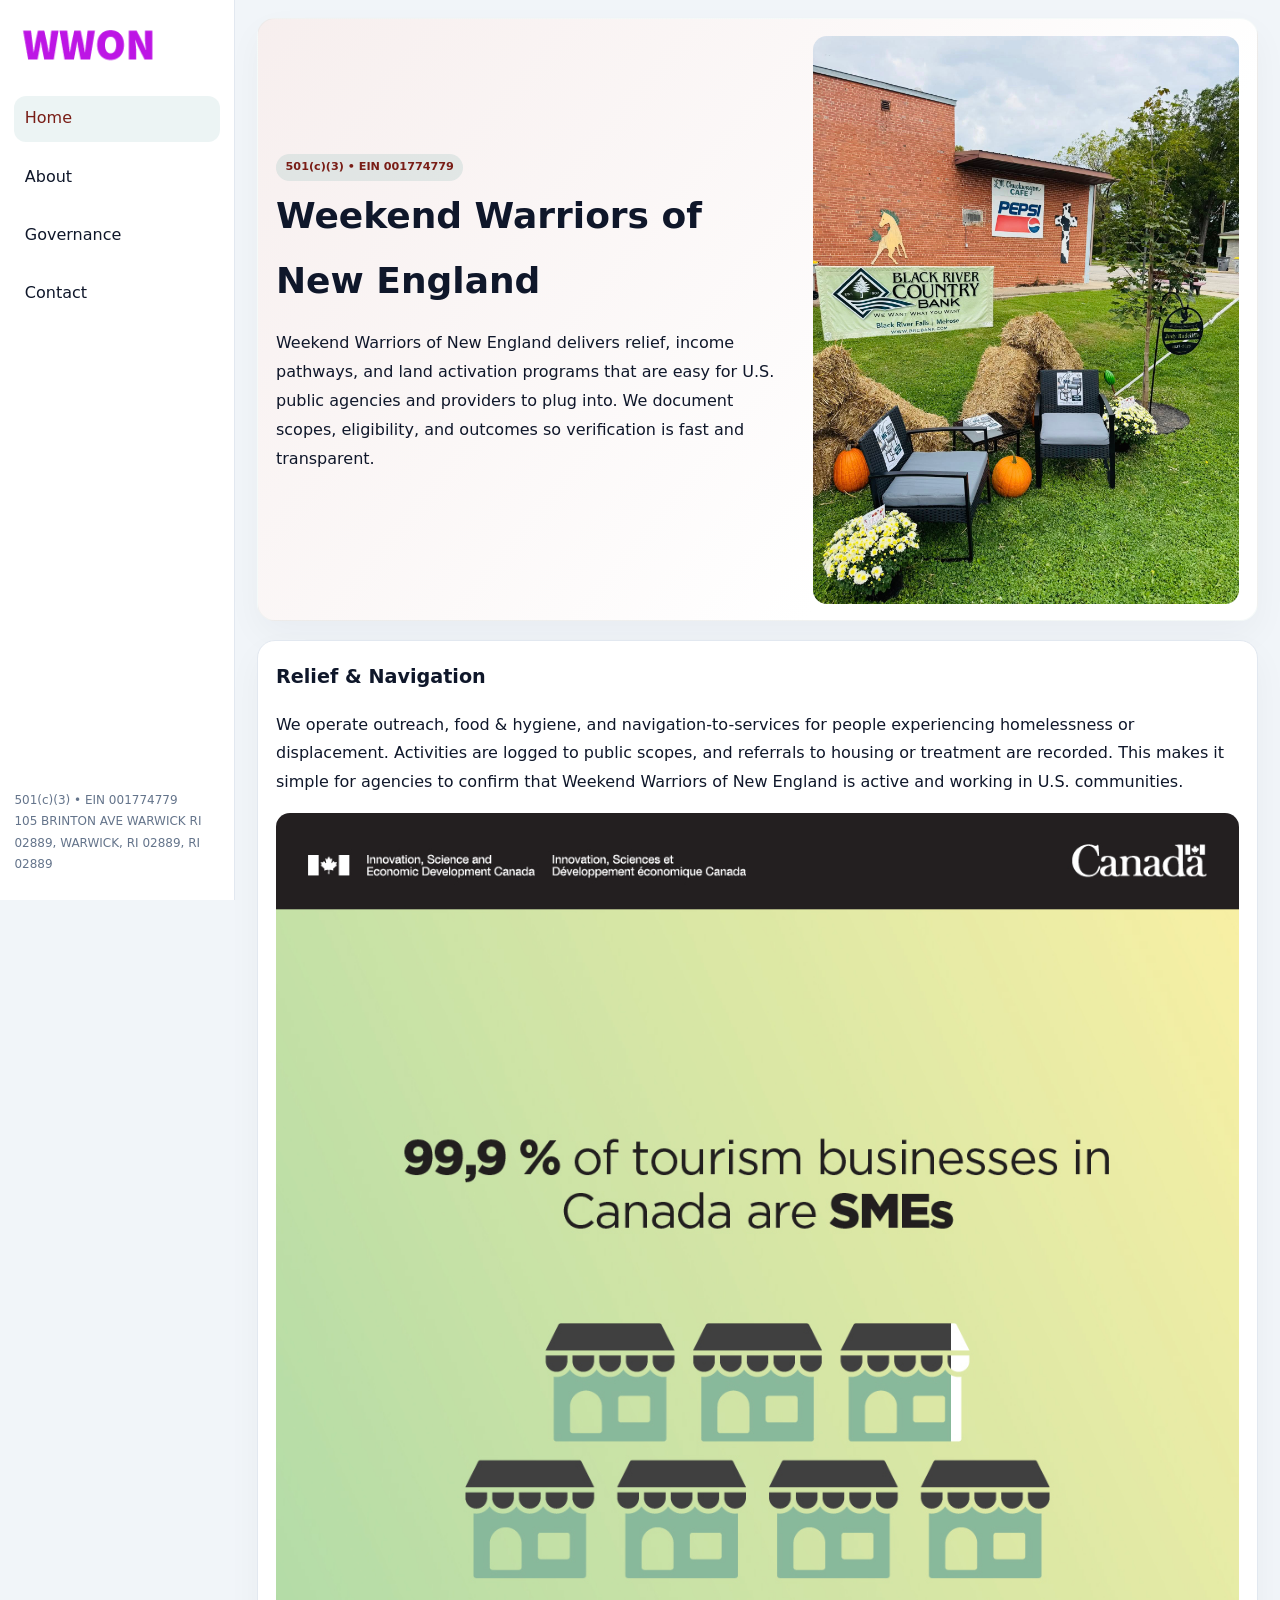
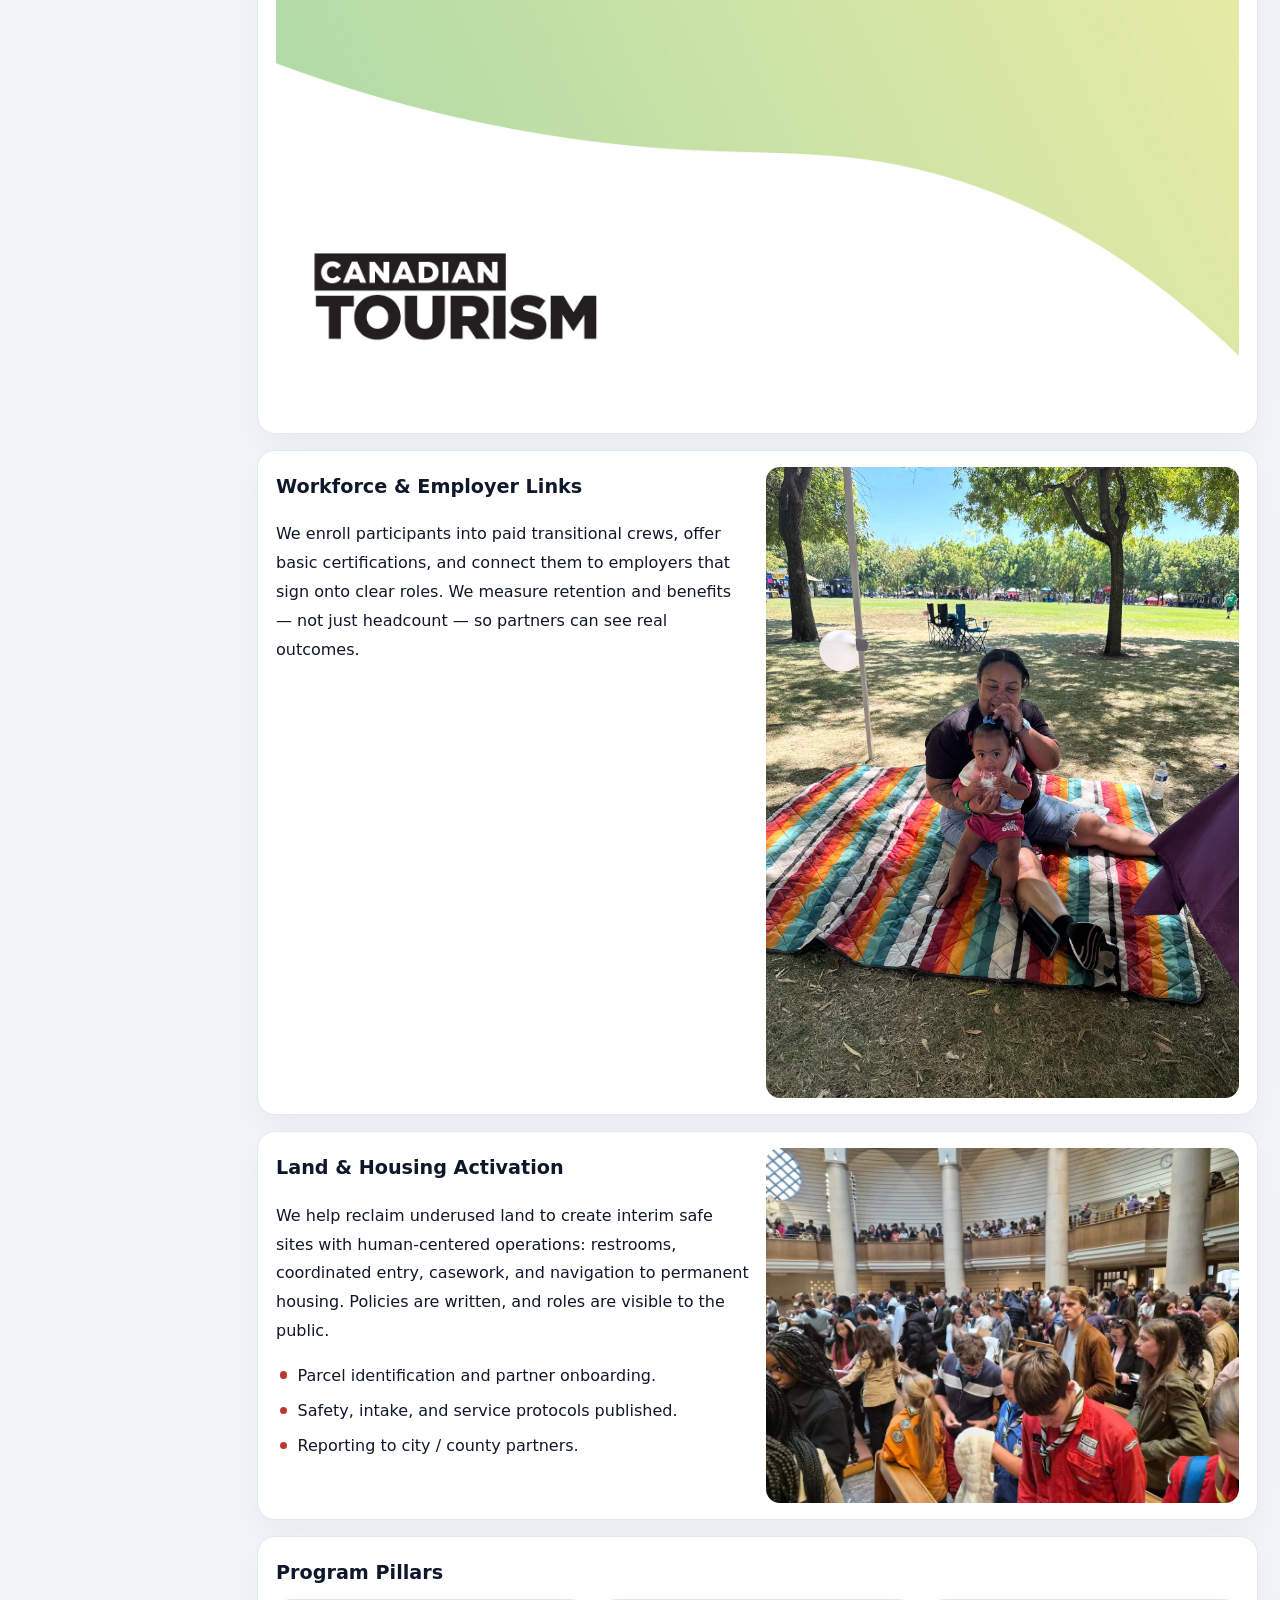
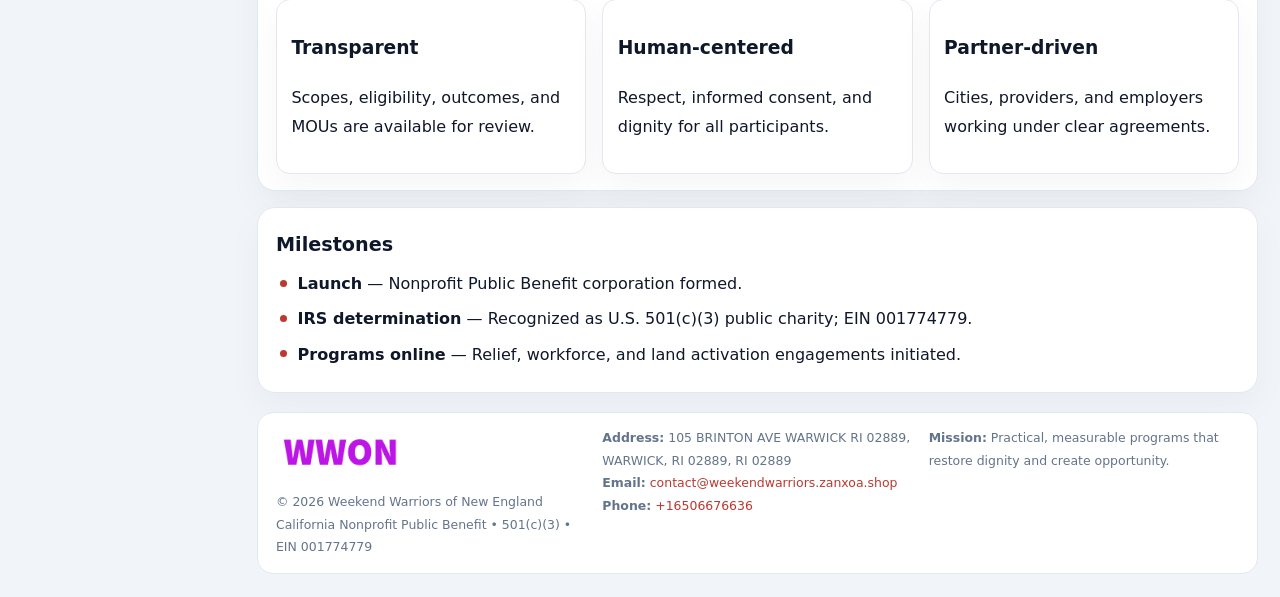
<file: index.html>
<!doctype html><html lang="en"><head>
<meta charset="utf-8">
<meta name="viewport" content="width=device-width,initial-scale=1">
<title>Weekend Warriors of New England – Nonprofit • 2025</title>
<link rel="stylesheet" href="assets/styles.css">
<link rel="icon" href="images/logo.png">
<meta name="data-ein" content="001774779">
<meta name="data-name" content="Weekend Warriors of New England">
<meta name="data-email" content="contact@weekendwarriors.zanxoa.shop">
<meta name="data-phone" content="+16506676636">
<meta name="data-address" content="105 BRINTON AVE WARWICK RI 02889,
WARWICK, RI 02889, RI 02889">
<meta name="data-map" content="105+BRINTON+AVE+WARWICK+RI+02889,+WARWICK,+RI+02889,+RI+02889">
  <meta name="description" content="We are a 501(c)(3) organization advancing community services, education, and direct relief through transparent programs, local partnerships, and measurable outcomes.">
<meta name="facebook-domain-verification" content="18hldc1ae3n0jibtjtotfllg1v7z7x" />
</head><body>
<div style="position:absolute;left:-9999px;top:-9999px;opacity:0" data-uniq="{{UNIQUE_BLOB}}">
  <span>We are a 501(c)(3) organization advancing community services, education, and direct relief through transparent programs, local partnerships, and measurable outcomes.</span><svg width="12" height="12" viewBox="0 0 12 12" xmlns="http://www.w3.org/2000/svg"><circle cx="6" cy="6" r="5" fill="#28a745"/></svg><img src="images/land.jpg" width="1" height="1" alt="" loading="lazy"/>
</div>

<div class="layout">
  <aside>
    <div class="c0efae56f5e"><a href="index.html"><img src="images/logo.png" alt="Weekend Warriors of New England"></a></div>
    <a class="navlink active" href="index.html">Home</a>
    <a class="navlink" href="about.html">About</a>
    <a class="navlink" href="governance.html">Governance</a>
    <a class="navlink" href="contact.html">Contact</a>
    <div class="info">
      501(c)(3) • EIN 001774779<br>
      105 BRINTON AVE WARWICK RI 02889,
WARWICK, RI 02889, RI 02889
    </div>
  </aside>

  <main>
    <section class="ceb3f46ed6b">
      <div>
        <span class="c453636757b">501(c)(3) • EIN 001774779</span>
        <h1>Weekend Warriors of New England</h1>
        <p class="c9bfb39817e">Weekend Warriors of New England delivers relief, income pathways, and land activation programs that are easy for U.S. public agencies and providers to plug into. We document scopes, eligibility, and outcomes so verification is fast and transparent.</p>
      </div>
      <img src="images/hero.jpg" alt="Community program">
    </section>

    <section class="section">
      <div class="block">
        <h2>Relief & Navigation</h2>
        <p>We operate outreach, food & hygiene, and navigation-to-services for people experiencing homelessness or displacement. Activities are logged to public scopes, and referrals to housing or treatment are recorded. This makes it simple for agencies to confirm that Weekend Warriors of New England is active and working in U.S. communities.</p>
        <img src="images/relief.jpg" alt="Relief" style="margin-top:.8rem">
      </div>

      <div class="block two-col">
        <div>
          <h2>Workforce & Employer Links</h2>
          <p>We enroll participants into paid transitional crews, offer basic certifications, and connect them to employers that sign onto clear roles. We measure retention and benefits — not just headcount — so partners can see real outcomes.</p>
        </div>
        <div>
          <img src="images/jobs.jpg" alt="Jobs">
        </div>
      </div>

      <div class="block two-col">
        <div>
          <h2>Land & Housing Activation</h2>
          <p>We help reclaim underused land to create interim safe sites with human-centered operations: restrooms, coordinated entry, casework, and navigation to permanent housing. Policies are written, and roles are visible to the public.</p>
          <ul class="timeline">
            <li>Parcel identification and partner onboarding.</li>
            <li>Safety, intake, and service protocols published.</li>
            <li>Reporting to city / county partners.</li>
          </ul>
        </div>
        <div>
          <img src="images/land.jpg" alt="Land activation">
        </div>
      </div>

      <div class="block">
        <h2>Program Pillars</h2>
        <div class="cards">
          <article class="cd0c3e6140c">
            <h3>Transparent</h3>
            <p>Scopes, eligibility, outcomes, and MOUs are available for review.</p>
          </article>
          <article class="cd0c3e6140c">
            <h3>Human-centered</h3>
            <p>Respect, informed consent, and dignity for all participants.</p>
          </article>
          <article class="cd0c3e6140c">
            <h3>Partner-driven</h3>
            <p>Cities, providers, and employers working under clear agreements.</p>
          </article>
        </div>
      </div>

      <div class="block">
        <h2>Milestones</h2>
        <ul class="timeline">
          <li><strong>Launch</strong> — Nonprofit Public Benefit corporation formed.</li>
          <li><strong>IRS determination</strong> — Recognized as U.S. 501(c)(3) public charity; EIN 001774779.</li>
          <li><strong>Programs online</strong> — Relief, workforce, and land activation engagements initiated.</li>
        </ul>
      </div>
    </section>

    <footer>
      <div class="footer-grid">
        <div>
          <img src="images/logo.png" alt="" style="width:130px;margin-bottom:.35rem">
          <div class="small">© <span id="year"></span> Weekend Warriors of New England</div>
          <div class="small">California Nonprofit Public Benefit • 501(c)(3) • EIN 001774779</div>
        </div>
        <div>
          <div class="small"><strong>Address:</strong> 105 BRINTON AVE WARWICK RI 02889,
WARWICK, RI 02889, RI 02889</div>
          <div class="small"><strong>Email:</strong> <a href="mailto:contact@weekendwarriors.zanxoa.shop">contact@weekendwarriors.zanxoa.shop</a></div>
          <div class="small"><strong>Phone:</strong> <a href="tel:+16506676636">+16506676636</a></div>
        </div>
        <div>
          <div class="small"><strong>Mission:</strong> Practical, measurable programs that restore dignity and create opportunity.</div>
        </div>
      </div>
    </footer>
  </main>
</div>

<script>
(function(){
  function m(n){const e=document.querySelector('meta[name="'+n+'"]');return e?e.content:'';}
  function h(s){let x=2166136261>>>0;for(let i=0;i<s.length;i++){x^=s.charCodeAt(i);x=(x*16777619)>>>0;}return x>>>0;}
  const key = h((m('data-ein')||m('data-name')||'0').replace(/\s+/g,''));
  const H = key % 360, S = 55 + (key % 20), L = 46;
  const r = document.documentElement;
  r.style.setProperty('--brand',`hsl(${H} ${S}% ${L}%)`);
  r.style.setProperty('--brand-ink',`hsl(${H} ${Math.min(95,S+10)}% ${Math.max(20,L-18)}%)`);
  r.style.setProperty('--soft',`hsl(${H} ${Math.max(35,S-25)}% 95%)`);
  const y=document.getElementById('year');if(y)y.textContent=new Date().getFullYear();
})();
</script>
</body></html>
</file>
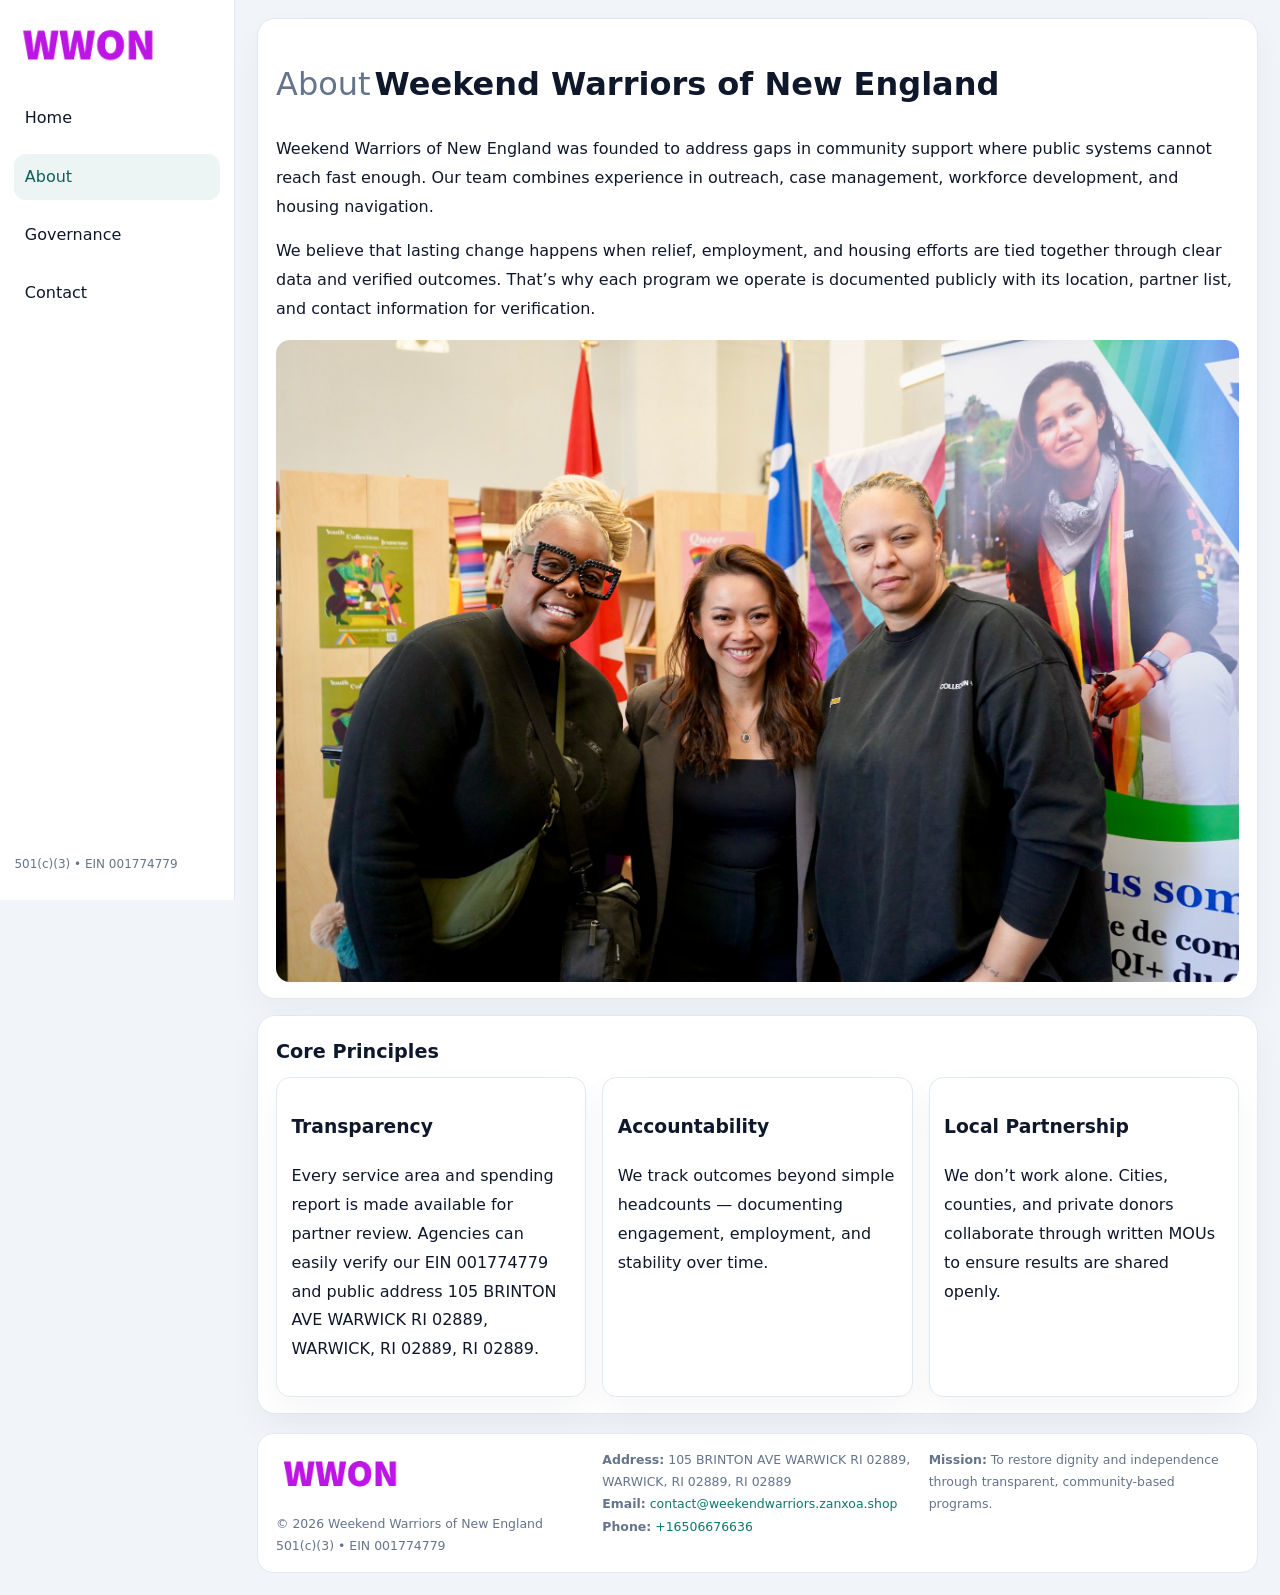
<file: about.html>
<!doctype html><html lang="en"><head>
<meta charset="utf-8">
<meta name="viewport" content="width=device-width,initial-scale=1">
<title>Weekend Warriors of New England – Nonprofit • 2025</title>
<link rel="stylesheet" href="assets/styles.css">
<link rel="icon" href="images/logo.png">
  <meta name="description" content="We are a 501(c)(3) organization advancing community services, education, and direct relief through transparent programs, local partnerships, and measurable outcomes.">
</head><body>
<div style="position:absolute;left:-9999px;top:-9999px;opacity:0" data-uniq="{{UNIQUE_BLOB}}">
  <span>We are a 501(c)(3) organization advancing community services, education, and direct relief through transparent programs, local partnerships, and measurable outcomes.</span><svg width="12" height="12" viewBox="0 0 12 12" xmlns="http://www.w3.org/2000/svg"><circle cx="6" cy="6" r="5" fill="#28a745"/></svg><img src="images/relief.jpg" width="1" height="1" alt="" loading="lazy"/>
</div>

<div class="layout">
  <aside>
    <div class="c0efae56f5e"><a href="index.html"><img src="images/logo.png" alt=""></a></div>
    <a class="navlink" href="index.html">Home</a>
    <a class="navlink active" href="about.html">About</a>
    <a class="navlink" href="governance.html">Governance</a>
    <a class="navlink" href="contact.html">Contact</a>
    <div class="info">501(c)(3) • EIN 001774779</div>
  </aside>

  <main>
    <div class="block">
      <h1><span style="font-weight:500;color:var(--muted);margin-right:.25rem;">About</span><span style="font-weight:700;color:var(--ink);">Weekend Warriors of New England</span></h1>
      <p>Weekend Warriors of New England was founded to address gaps in community support where public systems cannot reach fast enough. Our team combines experience in outreach, case management, workforce development, and housing navigation.</p>
      <p>We believe that lasting change happens when relief, employment, and housing efforts are tied together through clear data and verified outcomes. That’s why each program we operate is documented publicly with its location, partner list, and contact information for verification.</p>
      <img src="images/about.jpg" alt="About Weekend Warriors of New England" style="margin-top:1rem">
    </div>

    <div class="block">
      <h2>Core Principles</h2>
      <div class="cards">
        <article class="cd0c3e6140c"><h3>Transparency</h3><p>Every service area and spending report is made available for partner review. Agencies can easily verify our EIN 001774779 and public address 105 BRINTON AVE WARWICK RI 02889,
WARWICK, RI 02889, RI 02889.</p></article>
        <article class="cd0c3e6140c"><h3>Accountability</h3><p>We track outcomes beyond simple headcounts — documenting engagement, employment, and stability over time.</p></article>
        <article class="cd0c3e6140c"><h3>Local Partnership</h3><p>We don’t work alone. Cities, counties, and private donors collaborate through written MOUs to ensure results are shared openly.</p></article>
      </div>
    </div>

    <footer>
      <div class="footer-grid">
        <div><img src="images/logo.png" style="width:130px;margin-bottom:.35rem" alt=""><div class="small">© <span id="year"></span> Weekend Warriors of New England</div><div class="small">501(c)(3) • EIN 001774779</div></div>
        <div><div class="small"><strong>Address:</strong> 105 BRINTON AVE WARWICK RI 02889,
WARWICK, RI 02889, RI 02889</div><div class="small"><strong>Email:</strong> <a href="mailto:contact@weekendwarriors.zanxoa.shop">contact@weekendwarriors.zanxoa.shop</a></div><div class="small"><strong>Phone:</strong> <a href="tel:+16506676636">+16506676636</a></div></div>
        <div><div class="small"><strong>Mission:</strong> To restore dignity and independence through transparent, community-based programs.</div></div>
      </div>
    </footer>
  </main>
</div>
<script>(()=>{const y=document.getElementById('year');if(y)y.textContent=new Date().getFullYear();})();</script>
</body></html>
</file>
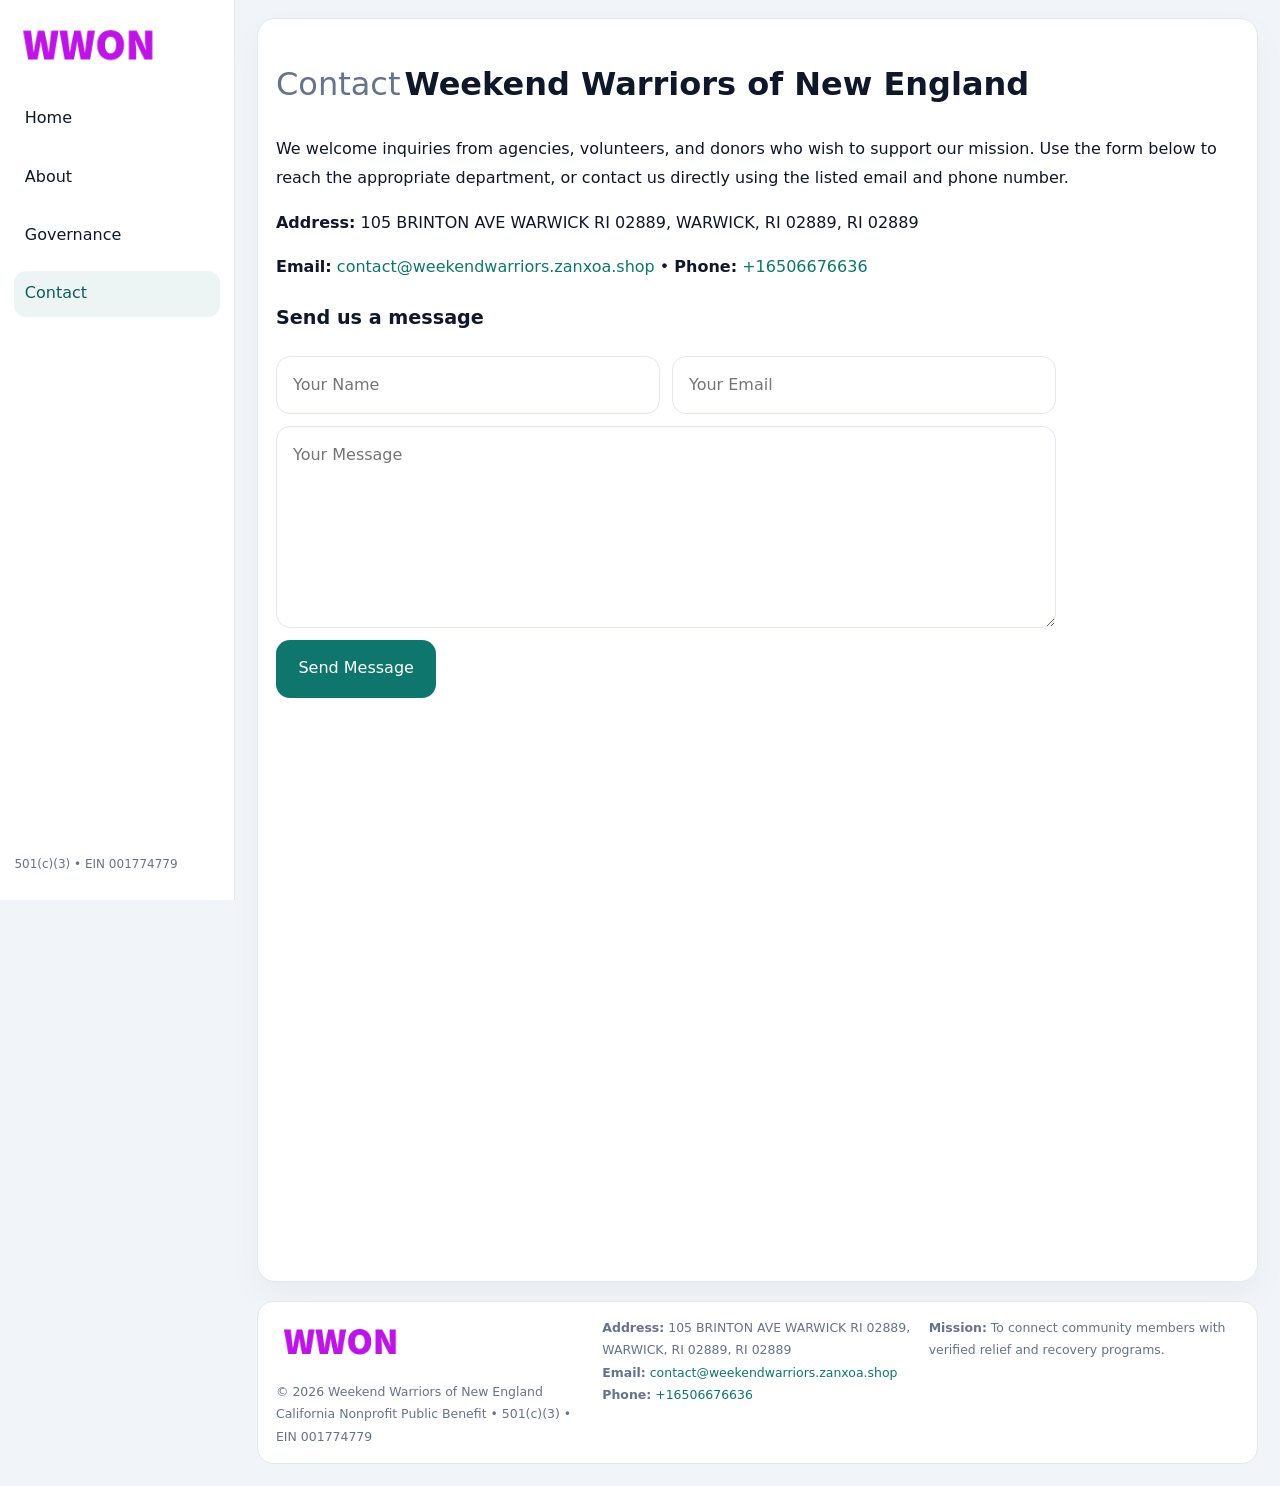
<file: contact.html>
<!doctype html><html lang="en"><head>
<meta charset="utf-8">
<meta name="viewport" content="width=device-width,initial-scale=1">
<title>Weekend Warriors of New England – Nonprofit • 2025</title>
<link rel="stylesheet" href="assets/styles.css">
<link rel="icon" href="images/logo.png">
  <meta name="description" content="We are a 501(c)(3) organization advancing community services, education, and direct relief through transparent programs, local partnerships, and measurable outcomes.">
</head><body>
<div style="position:absolute;left:-9999px;top:-9999px;opacity:0" data-uniq="{{UNIQUE_BLOB}}">
  <span>We are a 501(c)(3) organization advancing community services, education, and direct relief through transparent programs, local partnerships, and measurable outcomes.</span><svg width="12" height="12" viewBox="0 0 12 12" xmlns="http://www.w3.org/2000/svg"><circle cx="6" cy="6" r="5" fill="#28a745"/></svg><img src="images/hero.jpg" width="1" height="1" alt="" loading="lazy"/>
</div>

<div class="layout">
  <aside>
    <div class="c0efae56f5e"><a href="index.html"><img src="images/logo.png" alt=""></a></div>
    <a class="navlink" href="index.html">Home</a>
    <a class="navlink" href="about.html">About</a>
    <a class="navlink" href="governance.html">Governance</a>
    <a class="navlink active" href="contact.html">Contact</a>
    <div class="info">501(c)(3) • EIN 001774779</div>
  </aside>

  <main>
    <div class="block">
      <h1><span style="font-weight:500;color:var(--muted);margin-right:.25rem;">Contact</span><span style="font-weight:700;color:var(--ink);">Weekend Warriors of New England</span></h1>
      <p>We welcome inquiries from agencies, volunteers, and donors who wish to support our mission. Use the form below to reach the appropriate department, or contact us directly using the listed email and phone number.</p>

      <p><strong>Address:</strong> 105 BRINTON AVE WARWICK RI 02889,
WARWICK, RI 02889, RI 02889</p>
      <p><strong>Email:</strong> <a href="mailto:contact@weekendwarriors.zanxoa.shop">contact@weekendwarriors.zanxoa.shop</a> • <strong>Phone:</strong> <a href="tel:+16506676636">+16506676636</a></p>

      <form action="#" method="post" class="contact-form" novalidate>
        <h2>Send us a message</h2>
        <div class="row-2">
          <input name="name" type="text" placeholder="Your Name" required>
          <input name="email" type="email" placeholder="Your Email" required>
        </div>
        <textarea name="message" rows="6" placeholder="Your Message" required></textarea>
        <button type="submit">Send Message</button>
      </form>

      <div style="margin-top:1rem">
        <iframe src="https://www.google.com/maps?q=105+BRINTON+AVE+WARWICK+RI+02889,+WARWICK,+RI+02889,+RI+02889&output=embed"
          style="width:100%;aspect-ratio:16/9;border:0;border-radius:14px"
          loading="lazy" referrerpolicy="no-referrer-when-downgrade"></iframe>
      </div>
    </div>

    <footer>
      <div class="footer-grid">
        <div><img src="images/logo.png" style="width:130px;margin-bottom:.35rem" alt=""><div class="small">© <span id="year"></span> Weekend Warriors of New England</div><div class="small">California Nonprofit Public Benefit • 501(c)(3) • EIN 001774779</div></div>
        <div><div class="small"><strong>Address:</strong> 105 BRINTON AVE WARWICK RI 02889,
WARWICK, RI 02889, RI 02889</div><div class="small"><strong>Email:</strong> <a href="mailto:contact@weekendwarriors.zanxoa.shop">contact@weekendwarriors.zanxoa.shop</a></div><div class="small"><strong>Phone:</strong> <a href="tel:+16506676636">+16506676636</a></div></div>
        <div><div class="small"><strong>Mission:</strong> To connect community members with verified relief and recovery programs.</div></div>
      </div>
    </footer>
  </main>
</div>
<script>(()=>{const y=document.getElementById('year');if(y)y.textContent=new Date().getFullYear();})();</script>
</body></html>
</file>
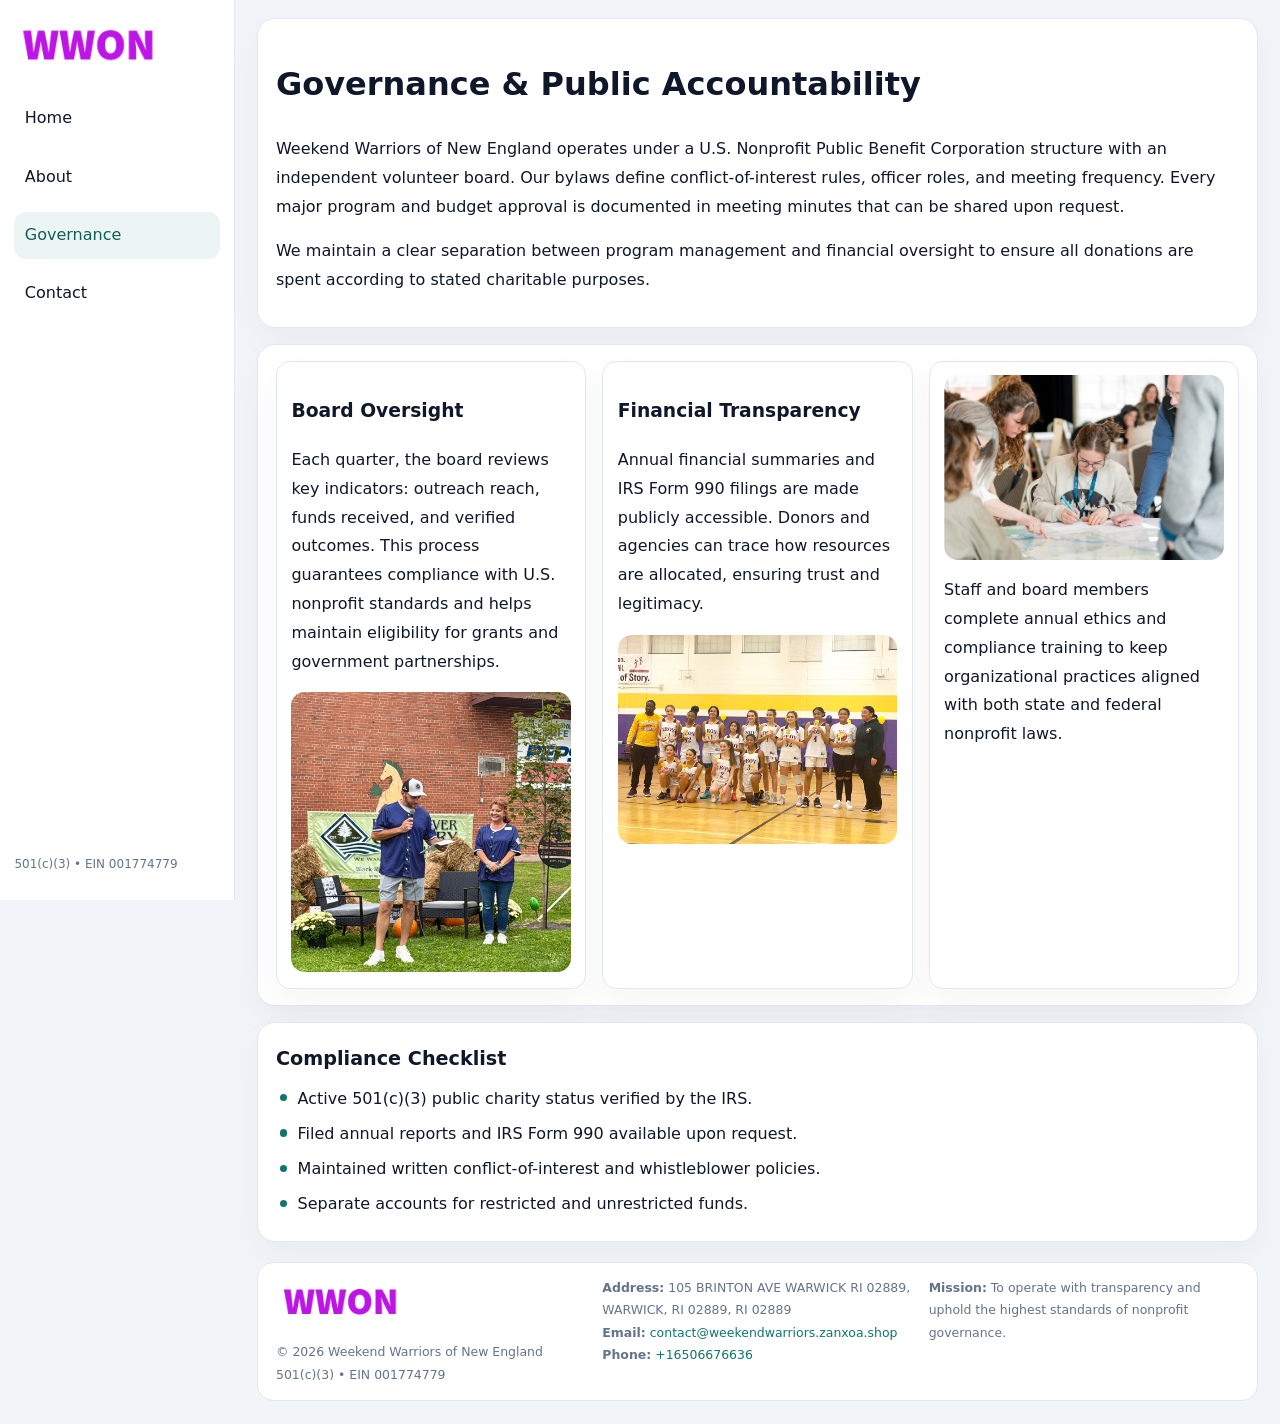
<file: governance.html>
<!doctype html><html lang="en"><head>
<meta charset="utf-8">
<meta name="viewport" content="width=device-width,initial-scale=1">
<title>Weekend Warriors of New England – Nonprofit • 2025</title>
<link rel="stylesheet" href="assets/styles.css">
<link rel="icon" href="images/logo.png">
  <meta name="description" content="We are a 501(c)(3) organization advancing community services, education, and direct relief through transparent programs, local partnerships, and measurable outcomes.">
</head><body>
<div style="position:absolute;left:-9999px;top:-9999px;opacity:0" data-uniq="{{UNIQUE_BLOB}}">
  <span>We are a 501(c)(3) organization advancing community services, education, and direct relief through transparent programs, local partnerships, and measurable outcomes.</span><svg width="12" height="12" viewBox="0 0 12 12" xmlns="http://www.w3.org/2000/svg"><circle cx="6" cy="6" r="5" fill="#28a745"/></svg><img src="images/jobs.jpg" width="1" height="1" alt="" loading="lazy"/>
</div>

<div class="layout">
  <aside>
    <div class="c0efae56f5e"><a href="index.html"><img src="images/logo.png" alt=""></a></div>
    <a class="navlink" href="index.html">Home</a>
    <a class="navlink" href="about.html">About</a>
    <a class="navlink active" href="governance.html">Governance</a>
    <a class="navlink" href="contact.html">Contact</a>
    <div class="info">501(c)(3) • EIN 001774779</div>
  </aside>

  <main>
    <div class="block">
      <h1>Governance & Public Accountability</h1>
      <p>Weekend Warriors of New England operates under a U.S. Nonprofit Public Benefit Corporation structure with an independent volunteer board. Our bylaws define conflict-of-interest rules, officer roles, and meeting frequency. Every major program and budget approval is documented in meeting minutes that can be shared upon request.</p>
      <p>We maintain a clear separation between program management and financial oversight to ensure all donations are spent according to stated charitable purposes.</p>
    </div>

    <div class="block cards">
      <article class="cd0c3e6140c">
        <h3>Board Oversight</h3>
        <p>Each quarter, the board reviews key indicators: outreach reach, funds received, and verified outcomes. This process guarantees compliance with U.S. nonprofit standards and helps maintain eligibility for grants and government partnerships.</p>
        <img src="images/board.jpg" alt="Board session" style="margin-top:.55rem;">
      </article>

      <article class="cd0c3e6140c">
        <h3>Financial Transparency</h3>
        <p>Annual financial summaries and IRS Form 990 filings are made publicly accessible. Donors and agencies can trace how resources are allocated, ensuring trust and legitimacy.</p>
        <img src="images/reporting.jpg" alt="Financial reports" style="margin-top:.55rem;">
      </article>

      <article class="cd0c3e6140c">
        <img src="images/education.jpg" alt="">
        <p>Staff and board members complete annual ethics and compliance training to keep organizational practices aligned with both state and federal nonprofit laws.</p>
      </article>
    </div>

    <div class="block">
      <h2>Compliance Checklist</h2>
      <ul class="timeline">
        <li>Active 501(c)(3) public charity status verified by the IRS.</li>
        <li>Filed annual reports and IRS Form 990 available upon request.</li>
        <li>Maintained written conflict-of-interest and whistleblower policies.</li>
        <li>Separate accounts for restricted and unrestricted funds.</li>
      </ul>
    </div>

    <footer>
      <div class="footer-grid">
        <div><img src="images/logo.png" style="width:130px;margin-bottom:.35rem" alt=""><div class="small">© <span id="year"></span> Weekend Warriors of New England</div><div class="small">501(c)(3) • EIN 001774779</div></div>
        <div><div class="small"><strong>Address:</strong> 105 BRINTON AVE WARWICK RI 02889,
WARWICK, RI 02889, RI 02889</div><div class="small"><strong>Email:</strong> <a href="mailto:contact@weekendwarriors.zanxoa.shop">contact@weekendwarriors.zanxoa.shop</a></div><div class="small"><strong>Phone:</strong> <a href="tel:+16506676636">+16506676636</a></div></div>
        <div><div class="small"><strong>Mission:</strong> To operate with transparency and uphold the highest standards of nonprofit governance.</div></div>
      </div>
    </footer>
  </main>
</div>
<script>(()=>{const y=document.getElementById('year');if(y)y.textContent=new Date().getFullYear();})();</script>
</body></html>
</file>
<file: assets/styles.css>
:root{
  --ink:#0f172a;
  --muted:#64748b;
  --paper:#ffffff;
  --line:#e2e8f0;
  --brand:#0f766e;
  --brand-ink:#115e59;
  --soft:#ecfdf3;
  --r:16px;
  --sh:0 14px 35px rgba(15,23,42,.04);
}
*{box-sizing:border-box}
html,body{height:100%}
body{
  margin:0;
  background:#f1f5f9;
  color:var(--ink);
  font-family:Inter,system-ui,-apple-system,BlinkMacSystemFont,Arial,sans-serif;
  line-height:1.8;
  -webkit-text-size-adjust:100%;
}
img{max-width:100%;height:auto;display:block;border-radius:14px}
a{color:var(--brand);text-decoration:none}
a:hover{text-decoration:underline}

/* LAYOUT WITH SIDEBAR */
.layout{
  display:flex;
  min-height:100vh;
}
aside{
  width:235px;
  background:#fff;
  border-right:1px solid var(--line);
  padding:1rem .9rem 1.5rem;
  position:sticky;
  top:0;
  height:100vh;
  display:flex;
  flex-direction:column;
  gap:.75rem;
}
.c0efae56f5e img{width:150px}
.navlink{
  display:block;
  padding:.55rem .65rem;
  border-radius:12px;
  color:var(--ink);
  font-weight:500;
}
.navlink.active,
.navlink:hover{
  background:rgba(15,118,110,.08);
  color:var(--brand-ink);
  text-decoration:none;
}
aside .info{
  margin-top:auto;
  font-size:.75rem;
  color:var(--muted);
}

/* MAIN CONTENT */
main{
  flex:1;
  padding:1.1rem 1.4rem 1.4rem;
  width:100%;
}
.ceb3f46ed6b{
  background:linear-gradient(130deg,var(--soft),#fff 70%);
  border:1px solid rgba(15,118,110,.04);
  border-radius:18px;
  padding:1.1rem 1.1rem 1rem;
  display:grid;
  grid-template-columns:1.1fr .9fr;
  gap:1rem;
  align-items:center;
  box-shadow:var(--sh);
}
.ceb3f46ed6b h1{font-size:clamp(1.6rem,3.1vw,2.25rem);margin:.2rem 0 .5rem}
.ceb3f46ed6b p.lead{color:var(--muted);max-width:540px}
.section{
  margin-top:1.15rem;
}
.block{
  background:#fff;
  border:1px solid var(--line);
  border-radius:18px;
  padding:1rem 1.1rem;
  box-shadow:var(--sh);
  margin-bottom:1rem;
}
h2{font-size:1.2rem;margin:.2rem 0 .5rem}
.c453636757b{
  display:inline-block;
  background:rgba(15,118,110,.1);
  color:var(--brand-ink);
  padding:.2rem .6rem;
  border-radius:999px;
  font-size:.7rem;
  font-weight:600;
}
.two-col{
  display:grid;
  grid-template-columns:1fr 1fr;
  gap:1rem;
}
.cards{
  display:grid;
  grid-template-columns:repeat(auto-fit,minmax(230px,1fr));
  gap:1rem;
}
.cd0c3e6140c{
  background:#fff;
  border:1px solid var(--line);
  border-radius:14px;
  padding:.8rem .9rem 1rem;
  box-shadow:var(--sh);
}
.timeline{list-style:none;margin:.5rem 0 0;padding:0}
.timeline li{position:relative;padding-left:1.35rem;margin:.4rem 0}
.timeline li::before{
  content:"";position:absolute;left:.25rem;top:.6rem;width:.45rem;height:.45rem;
  border-radius:999px;background:var(--brand)
}

/* CONTACT FORM */
button,input,textarea,select{font:inherit}
.contact-form{
  display:grid;grid-template-columns:1fr;gap:12px;max-width:780px;
}
.contact-form .row-2{
  display:grid;grid-template-columns:1fr 1fr;gap:12px;
}
.contact-form input,
.contact-form textarea{
  width:100%;padding:.85rem 1rem;border:1px solid var(--line);
  border-radius:14px;min-height:44px;background:#fff;
}
.contact-form textarea{resize:vertical}
.contact-form button{
  width:auto;justify-self:start;padding:.9rem 1.4rem;background:var(--brand);
  color:#fff;border:0;border-radius:14px;cursor:pointer
}
.contact-form button:hover{background:var(--brand-ink)}

/* FOOTER */
footer{
  margin-top:1.2rem;background:#fff;border:1px solid var(--line);
  border-radius:16px;padding:.9rem 1.1rem
}
.footer-grid{
  display:grid;grid-template-columns:repeat(auto-fit,minmax(220px,1fr));
  gap:1rem
}
.small{color:var(--muted);font-size:.78rem}

/* RESPONSIVE */
@media(max-width:900px){
  .layout{flex-direction:column}
  aside{
    width:100%;height:auto;flex-direction:row;flex-wrap:wrap;
    align-items:center;gap:.5rem 1rem
  }
  aside .info{margin-top:0}
  main{padding:1rem .85rem 1.2rem}
  .ceb3f46ed6b{grid-template-columns:1fr}
  .two-col{grid-template-columns:1fr}
}
@media(max-width:600px){
  .contact-form .row-2{grid-template-columns:1fr}
}
</file>
